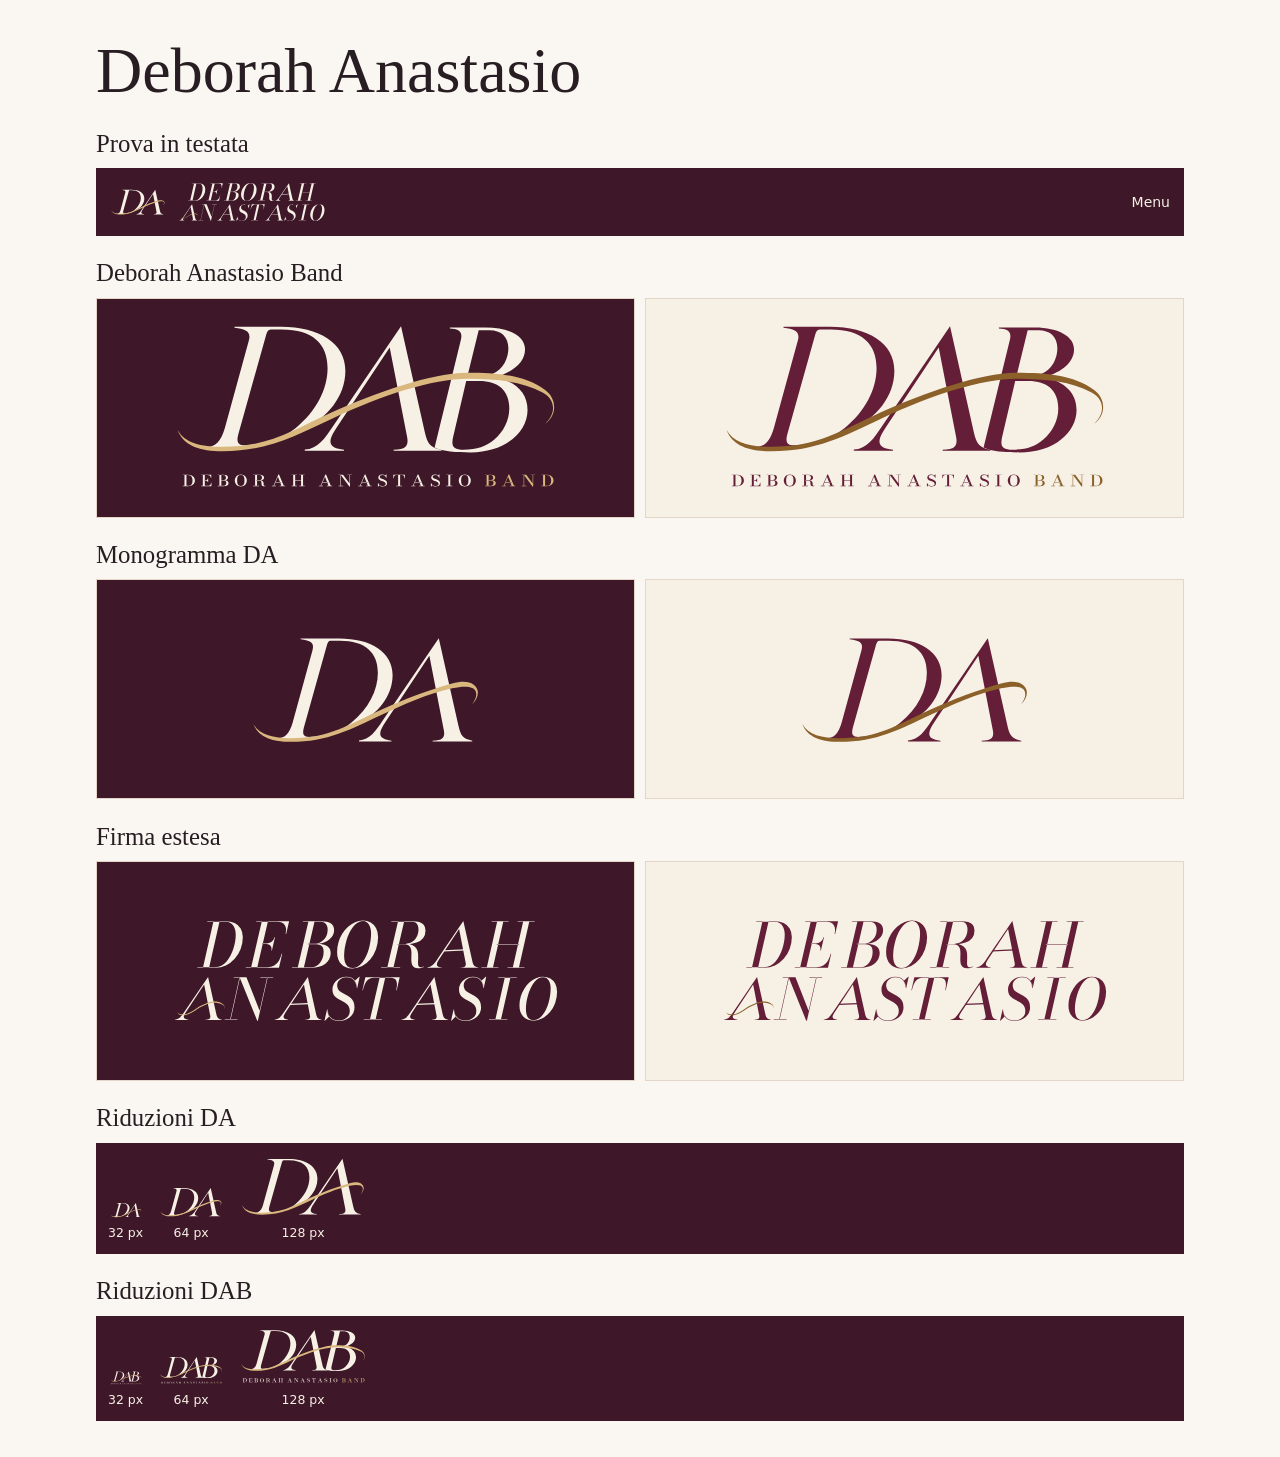
<file: docs/brand-review/index.html>
<!doctype html>
<html lang="it">
<head>
<meta charset="utf-8">
<meta name="viewport" content="width=device-width, initial-scale=1">
<title>Deborah Anastasio · Anteprima identità</title>
<style>
:root { color-scheme: light; --wine:#3e1728; --paper:#f6f0e5; --ink:#281d22; --edge:#e3d5c7; }
* { box-sizing:border-box; }
body { margin:0; background:#faf7f2; color:var(--ink); font:16px/1.45 system-ui,sans-serif; }
main { width:min(100% - 2rem, 68rem); margin:auto; padding:2.25rem 0; }
h1,h2 { font-family:Georgia,serif; font-weight:normal; line-height:1.1; }
h1 { font-size:clamp(2rem, 5vw, 4rem); margin:0 0 1.4rem; }
h2 { font-size:1.55rem; margin:1.45rem 0 .7rem; }
img { display:block; width:100%; height:auto; }
figure { margin:0; }
.header-test { min-height:68px; width:100%; display:flex; align-items:center; gap:12px; padding:10px 14px; background:var(--wine); color:var(--paper); }
.header-test .mark { width:56px; flex:none; }
.header-test .wordmark { max-width:148px; min-width:0; }
.header-test .menu { margin-left:auto; font-size:.875rem; }
.palette { display:grid; grid-template-columns:repeat(2,minmax(0,1fr)); gap:10px; }
.card { display:grid; place-items:center; min-height:clamp(108px,19vw,220px); padding:12px; border:1px solid var(--edge); }
.dark { background:var(--wine); color:var(--paper); }
.light { background:var(--paper); }
.card img { max-width:390px; }
.card .da { max-width:236px; }
.sizes { display:flex; flex-wrap:wrap; gap:1rem; align-items:flex-end; padding:12px; }
.sizes figure { display:grid; justify-items:center; gap:6px; }
.sizes img { width:var(--size); }
.sizes figcaption { font-size:.78rem; }
.supplement { margin-top:1.4rem; font-size:.9rem; }
</style>
</head>
<body>
<main>
  <h1>Deborah Anastasio</h1>
  <h2>Prova in testata</h2>
  <div class="header-test">
    <img class="mark" src="DA.svg" alt="">
    <img class="wordmark" src="Deborah-Anastasio.svg" alt="Deborah Anastasio">
    <span class="menu">Menu</span>
  </div>
  <h2>Deborah Anastasio Band</h2>
  <div class="palette">
    <figure class="card dark"><img src="DAB.svg" alt="Marchio DAB su bordeaux"></figure>
    <figure class="card light"><img src="DAB-avorio.svg" alt="Marchio DAB su avorio"></figure>
  </div>
  <h2>Monogramma DA</h2>
  <div class="palette">
    <figure class="card dark"><img class="da" src="DA.svg" alt="Monogramma DA su bordeaux"></figure>
    <figure class="card light"><img class="da" src="DA-avorio.svg" alt="Monogramma DA su avorio"></figure>
  </div>
  <h2>Firma estesa</h2>
  <div class="palette">
    <figure class="card dark"><img src="Deborah-Anastasio.svg" alt="Firma Deborah Anastasio su bordeaux"></figure>
    <figure class="card light"><img src="Deborah-Anastasio-avorio.svg" alt="Firma Deborah Anastasio su avorio"></figure>
  </div>
  <h2>Riduzioni DA</h2>
  <div class="sizes dark">
    <figure style="--size:32px"><img src="DA.svg" alt=""><figcaption>32 px</figcaption></figure>
    <figure style="--size:64px"><img src="DA.svg" alt=""><figcaption>64 px</figcaption></figure>
    <figure style="--size:128px"><img src="DA.svg" alt=""><figcaption>128 px</figcaption></figure>
  </div>
  <h2>Riduzioni DAB</h2>
  <div class="sizes dark">
    <figure style="--size:32px"><img src="DAB.svg" alt=""><figcaption>32 px</figcaption></figure>
    <figure style="--size:64px"><img src="DAB.svg" alt=""><figcaption>64 px</figcaption></figure>
    <figure style="--size:128px"><img src="DAB.svg" alt=""><figcaption>128 px</figcaption></figure>
  </div>
</main>
</body>
</html>
</file>
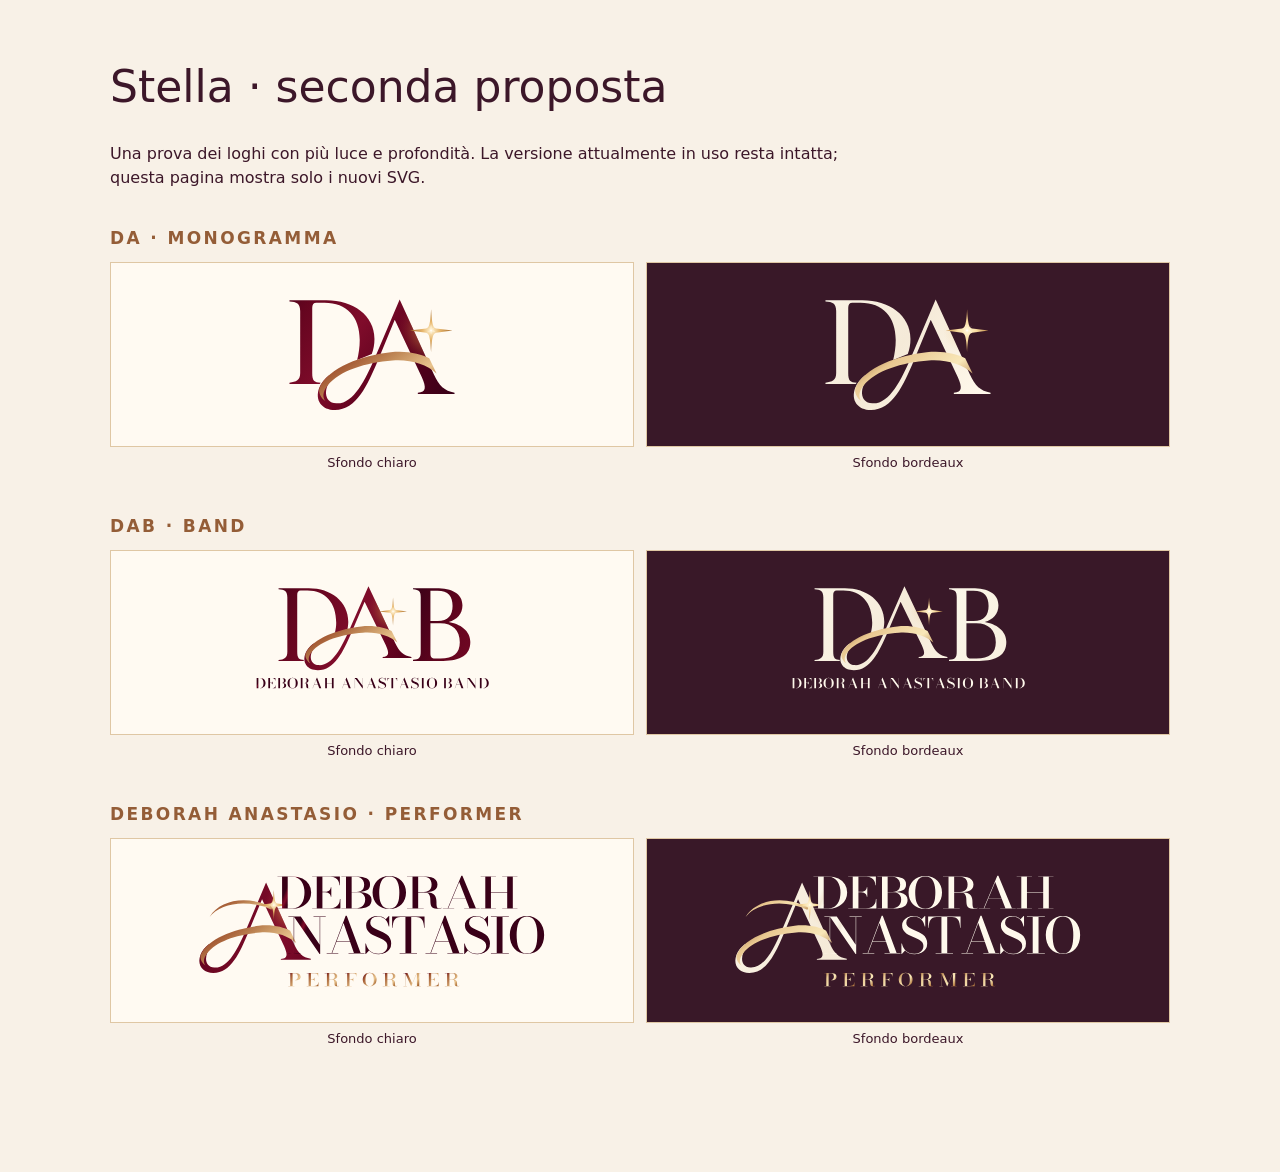
<file: docs/brand-review/stella-v2/index.html>
<!doctype html>
<html lang="it"><meta charset="utf-8"><meta name="viewport" content="width=device-width, initial-scale=1"><title>Deborah Anastasio · Stella V2</title>
<style>
:root{--wine:#3c1729;--cream:#f8f1e7;--gold:#cfaa79}*{box-sizing:border-box}body{margin:0;background:var(--cream);color:var(--wine);font-family:system-ui,-apple-system,sans-serif}main{max-width:1100px;margin:auto;padding:32px 20px 80px}h1{font-size:clamp(26px,4vw,44px);font-weight:400}p{line-height:1.5;max-width:780px}section{margin:38px 0}h2{font-size:17px;letter-spacing:.14em;text-transform:uppercase;color:#945d37}.grid{display:grid;grid-template-columns:1fr 1fr;gap:12px}.card{min-height:185px;display:flex;align-items:center;justify-content:center;padding:28px;background:#fffaf2;border:1px solid #dfc7a4}.card.dark{background:#391828}.card img{display:block;max-width:90%;max-height:120px}.label{font-size:13px;text-align:center;margin:8px}@media(max-width:560px){.grid{grid-template-columns:1fr}.card{min-height:160px}.card img{max-height:105px}}
</style><main><h1>Stella · seconda proposta</h1><p>Una prova dei loghi con più luce e profondità. La versione attualmente in uso resta intatta; questa pagina mostra solo i nuovi SVG.</p>
<section><h2>DA · monogramma</h2><div class="grid"><div><div class="card"><img src="../../../assets/brand/stella-v2/DA.svg" alt="Monogramma DA"></div><div class="label">Sfondo chiaro</div></div><div><div class="card dark"><img src="../../../assets/brand/stella-v2/DA-chiaro.svg" alt="Monogramma DA chiaro"></div><div class="label">Sfondo bordeaux</div></div></div></section>
<section><h2>DAB · band</h2><div class="grid"><div><div class="card"><img src="../../../assets/brand/stella-v2/DAB.svg" alt="Logo DAB"></div><div class="label">Sfondo chiaro</div></div><div><div class="card dark"><img src="../../../assets/brand/stella-v2/DAB-chiaro.svg" alt="Logo DAB chiaro"></div><div class="label">Sfondo bordeaux</div></div></div></section>
<section><h2>Deborah Anastasio · performer</h2><div class="grid"><div><div class="card"><img src="../../../assets/brand/stella-v2/Deborah-Anastasio.svg" alt="Firma Deborah Anastasio Performer"></div><div class="label">Sfondo chiaro</div></div><div><div class="card dark"><img src="../../../assets/brand/stella-v2/Deborah-Anastasio-chiaro.svg" alt="Firma Deborah Anastasio Performer chiara"></div><div class="label">Sfondo bordeaux</div></div></div></section></main></html>
</file>
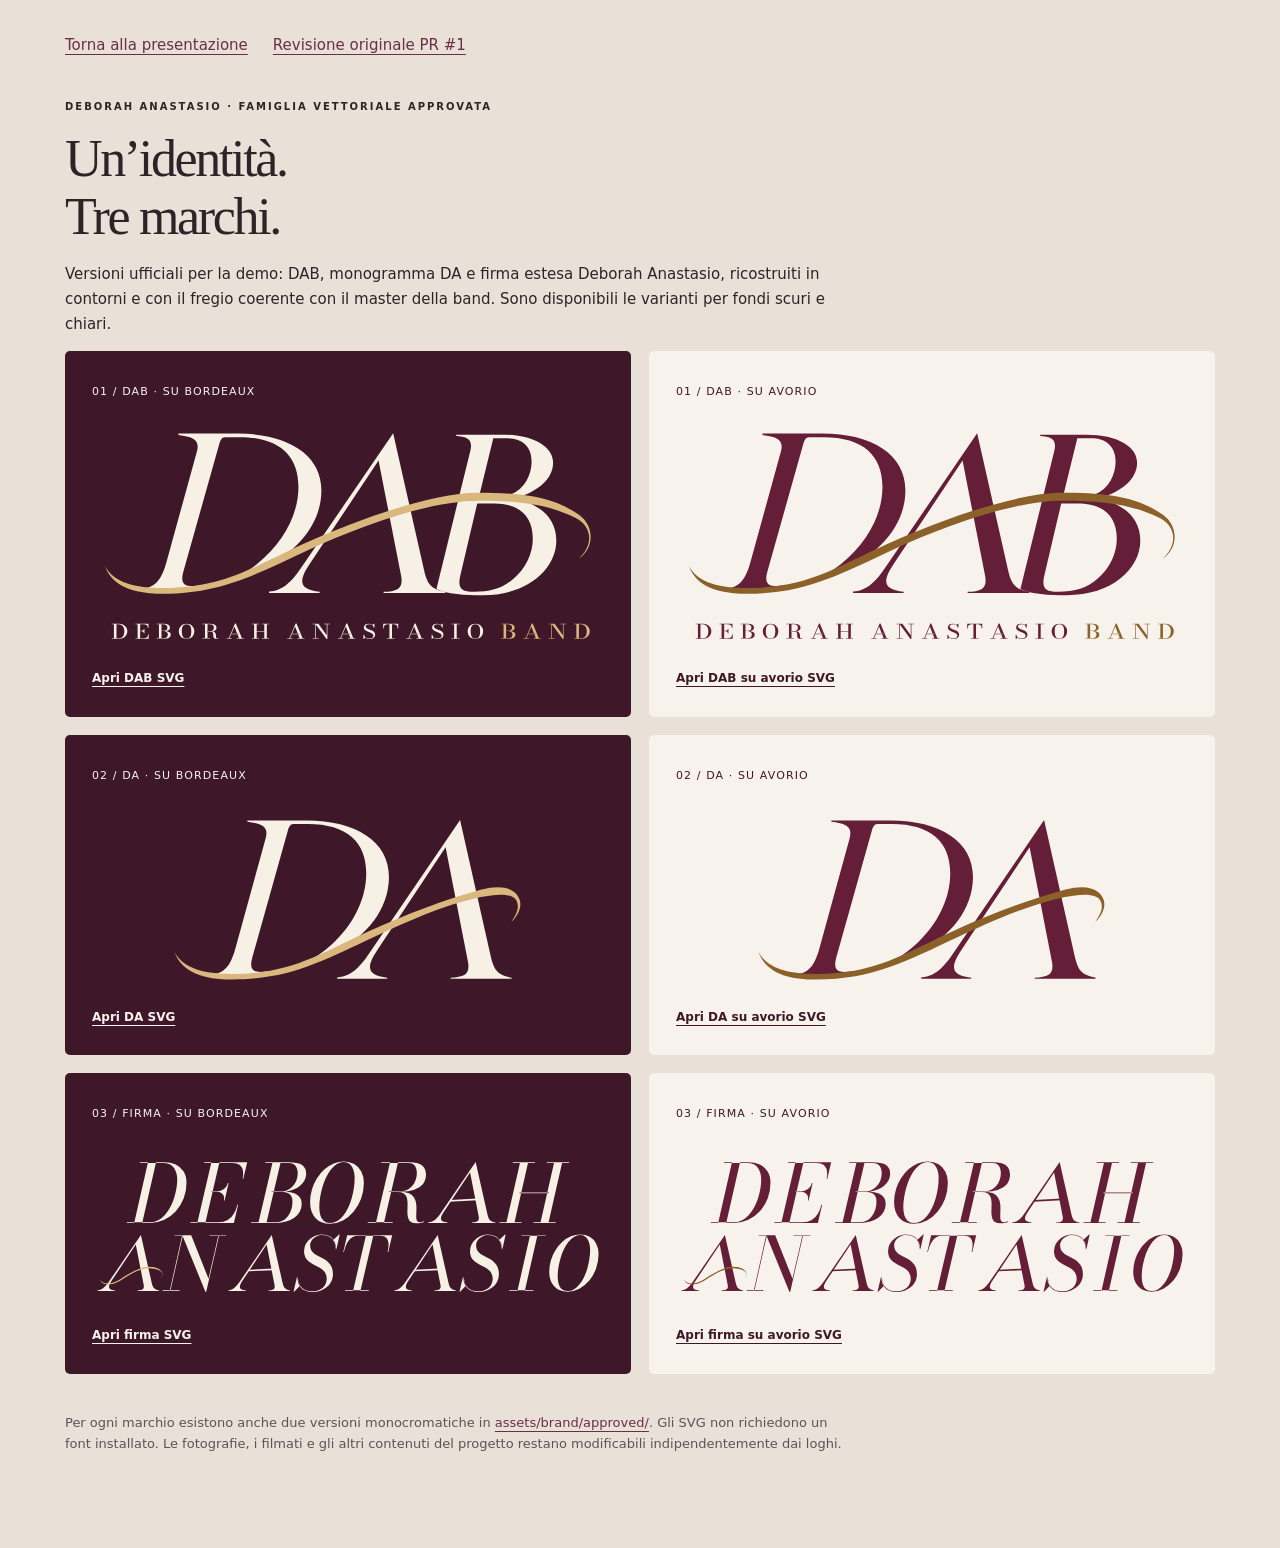
<file: identita-svg.html>
<!doctype html>
<html lang="it">
<head>
<meta charset="utf-8"><meta name="viewport" content="width=device-width,initial-scale=1">
<meta name="theme-color" content="#3e1728">
<title>Deborah Anastasio · Identità vettoriale approvata</title>
<style>
:root{color-scheme:light;--wine:#3e1728;--ivory:#f7f3ec;--gold:#c9ac88}
*{box-sizing:border-box}body{margin:0;font:15px/1.65 system-ui,Arial,sans-serif;background:#e9e0d7;color:#2e2327}
main{max-width:1190px;margin:auto;padding:33px 20px 80px}
h1,h2{font:500 clamp(30px,5vw,52px)/1.13 Georgia,serif;letter-spacing:-.045em}
h1{margin:12px 0}h2{font-size:28px;margin:8px 0 14px}
p{max-width:780px}.eyebrow{font:700 10px/1.5 system-ui;letter-spacing:.2em}
nav{display:flex;gap:25px;flex-wrap:wrap;margin:0 0 35px}a{color:#692f49;text-decoration:underline;text-underline-offset:4px}
.grid{display:grid;grid-template-columns:repeat(2,minmax(0,1fr));gap:18px}
.card{padding:27px;min-width:0;border-radius:5px}
.dark{background:var(--wine);color:var(--ivory)}
.light{background:var(--ivory);color:var(--wine)}
.card img{display:block;width:100%;height:180px;object-fit:contain;margin:22px auto 15px}
.card.dab img{height:225px}
.card.signature img{height:160px}
.card small{font-size:11px;letter-spacing:.1em}
.card a{color:inherit;font-weight:600;font-size:12px}
.note{padding:25px 0 0;color:#605255;font-size:13px}
@media(max-width:650px){main{padding:25px 14px 60px}.grid{grid-template-columns:1fr}.card img{height:148px}.card.dab img{height:195px}.card.signature img{height:105px}.card{padding:24px}}
</style>
</head>
<body><main>
<nav><a href="./#visione">Torna alla presentazione</a><a href="https://github.com/CzekUns/deborahanastasio/pull/1">Revisione originale PR #1</a></nav>
<span class="eyebrow">DEBORAH ANASTASIO · FAMIGLIA VETTORIALE APPROVATA</span>
<h1>Un’identità.<br>Tre marchi.</h1>
<p>Versioni ufficiali per la demo: DAB, monogramma DA e firma estesa Deborah Anastasio, ricostruiti in contorni e con il fregio coerente con il master della band. Sono disponibili le varianti per fondi scuri e chiari.</p>
<div class="grid">
<article class="card dab dark"><small>01 / DAB · SU BORDEAUX</small><img src="assets/brand/approved/DAB.svg?v=brand-approved-pr1-20261118" alt="DAB avorio e champagne"><a href="assets/brand/approved/DAB.svg">Apri DAB SVG</a></article>
<article class="card dab light"><small>01 / DAB · SU AVORIO</small><img src="assets/brand/approved/DAB-avorio.svg?v=brand-approved-pr1-20261118" alt="DAB bordeaux e oro"><a href="assets/brand/approved/DAB-avorio.svg">Apri DAB su avorio SVG</a></article>
<article class="card dark"><small>02 / DA · SU BORDEAUX</small><img src="assets/brand/approved/DA.svg?v=brand-approved-pr1-20261118" alt="Monogramma DA avorio e champagne"><a href="assets/brand/approved/DA.svg">Apri DA SVG</a></article>
<article class="card light"><small>02 / DA · SU AVORIO</small><img src="assets/brand/approved/DA-avorio.svg?v=brand-approved-pr1-20261118" alt="Monogramma DA bordeaux e oro"><a href="assets/brand/approved/DA-avorio.svg">Apri DA su avorio SVG</a></article>
<article class="card signature dark"><small>03 / FIRMA · SU BORDEAUX</small><img src="assets/brand/approved/Deborah-Anastasio.svg?v=brand-approved-pr1-20261118" alt="Firma Deborah Anastasio in tracciati, avorio e oro"><a href="assets/brand/approved/Deborah-Anastasio.svg">Apri firma SVG</a></article>
<article class="card signature light"><small>03 / FIRMA · SU AVORIO</small><img src="assets/brand/approved/Deborah-Anastasio-avorio.svg?v=brand-approved-pr1-20261118" alt="Firma Deborah Anastasio in tracciati, bordeaux e oro"><a href="assets/brand/approved/Deborah-Anastasio-avorio.svg">Apri firma su avorio SVG</a></article>
</div>
<p class="note">Per ogni marchio esistono anche due versioni monocromatiche in <a href="https://github.com/CzekUns/deborahanastasio/tree/main/assets/brand/approved">assets/brand/approved/</a>. Gli SVG non richiedono un font installato. Le fotografie, i filmati e gli altri contenuti del progetto restano modificabili indipendentemente dai loghi.</p>
</main></body></html>
</file>
